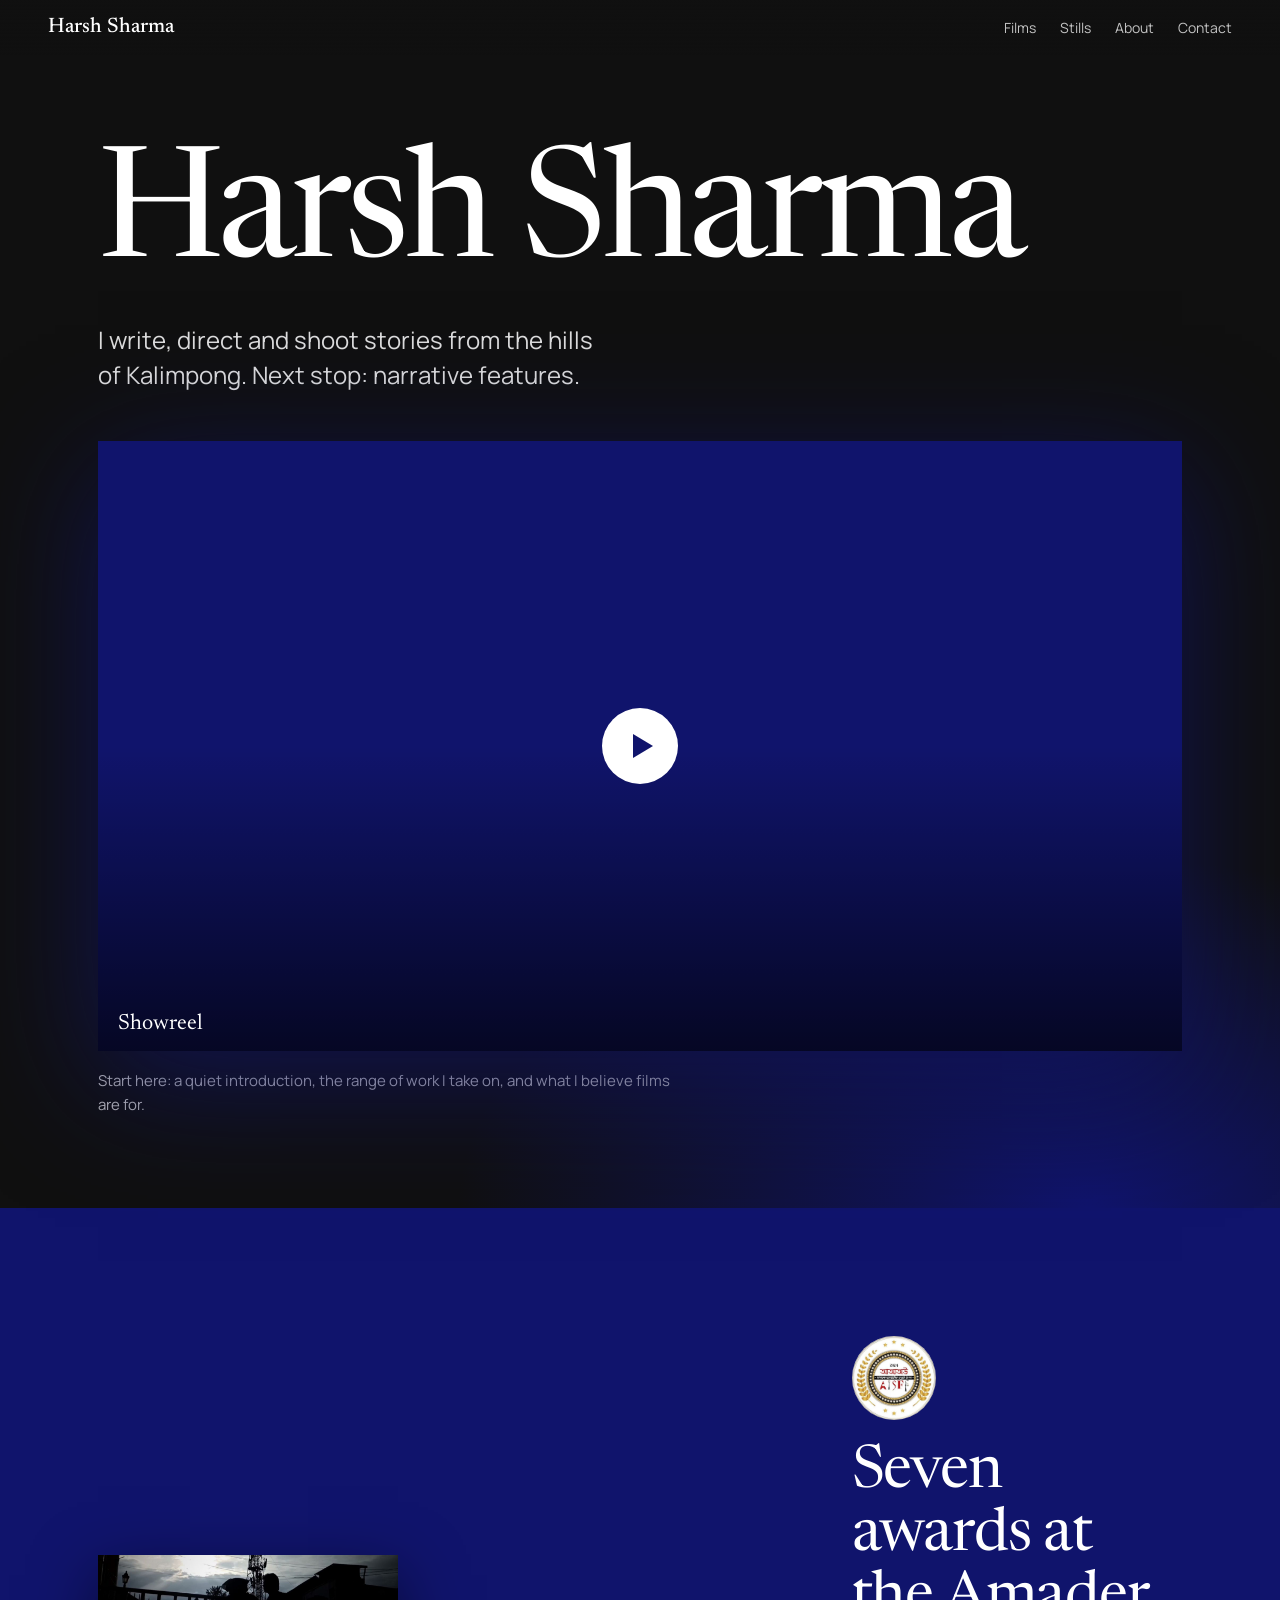
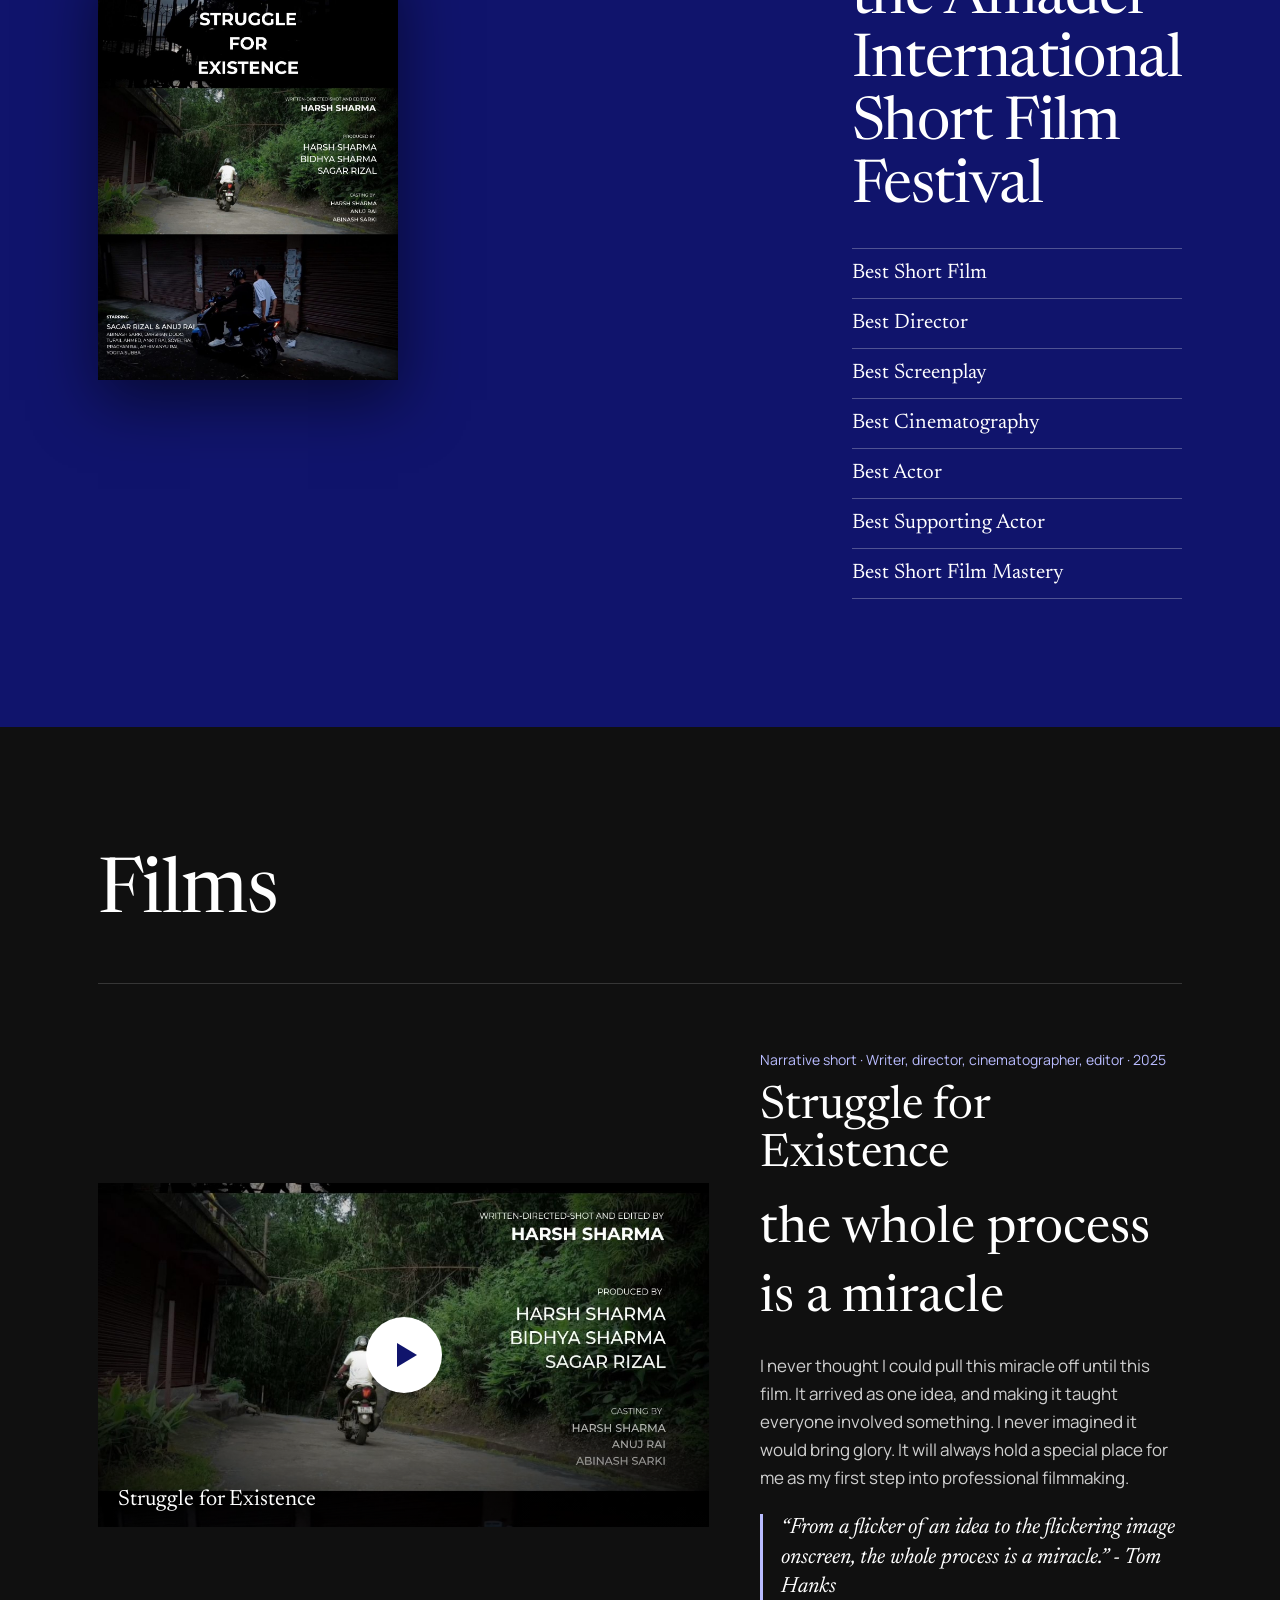
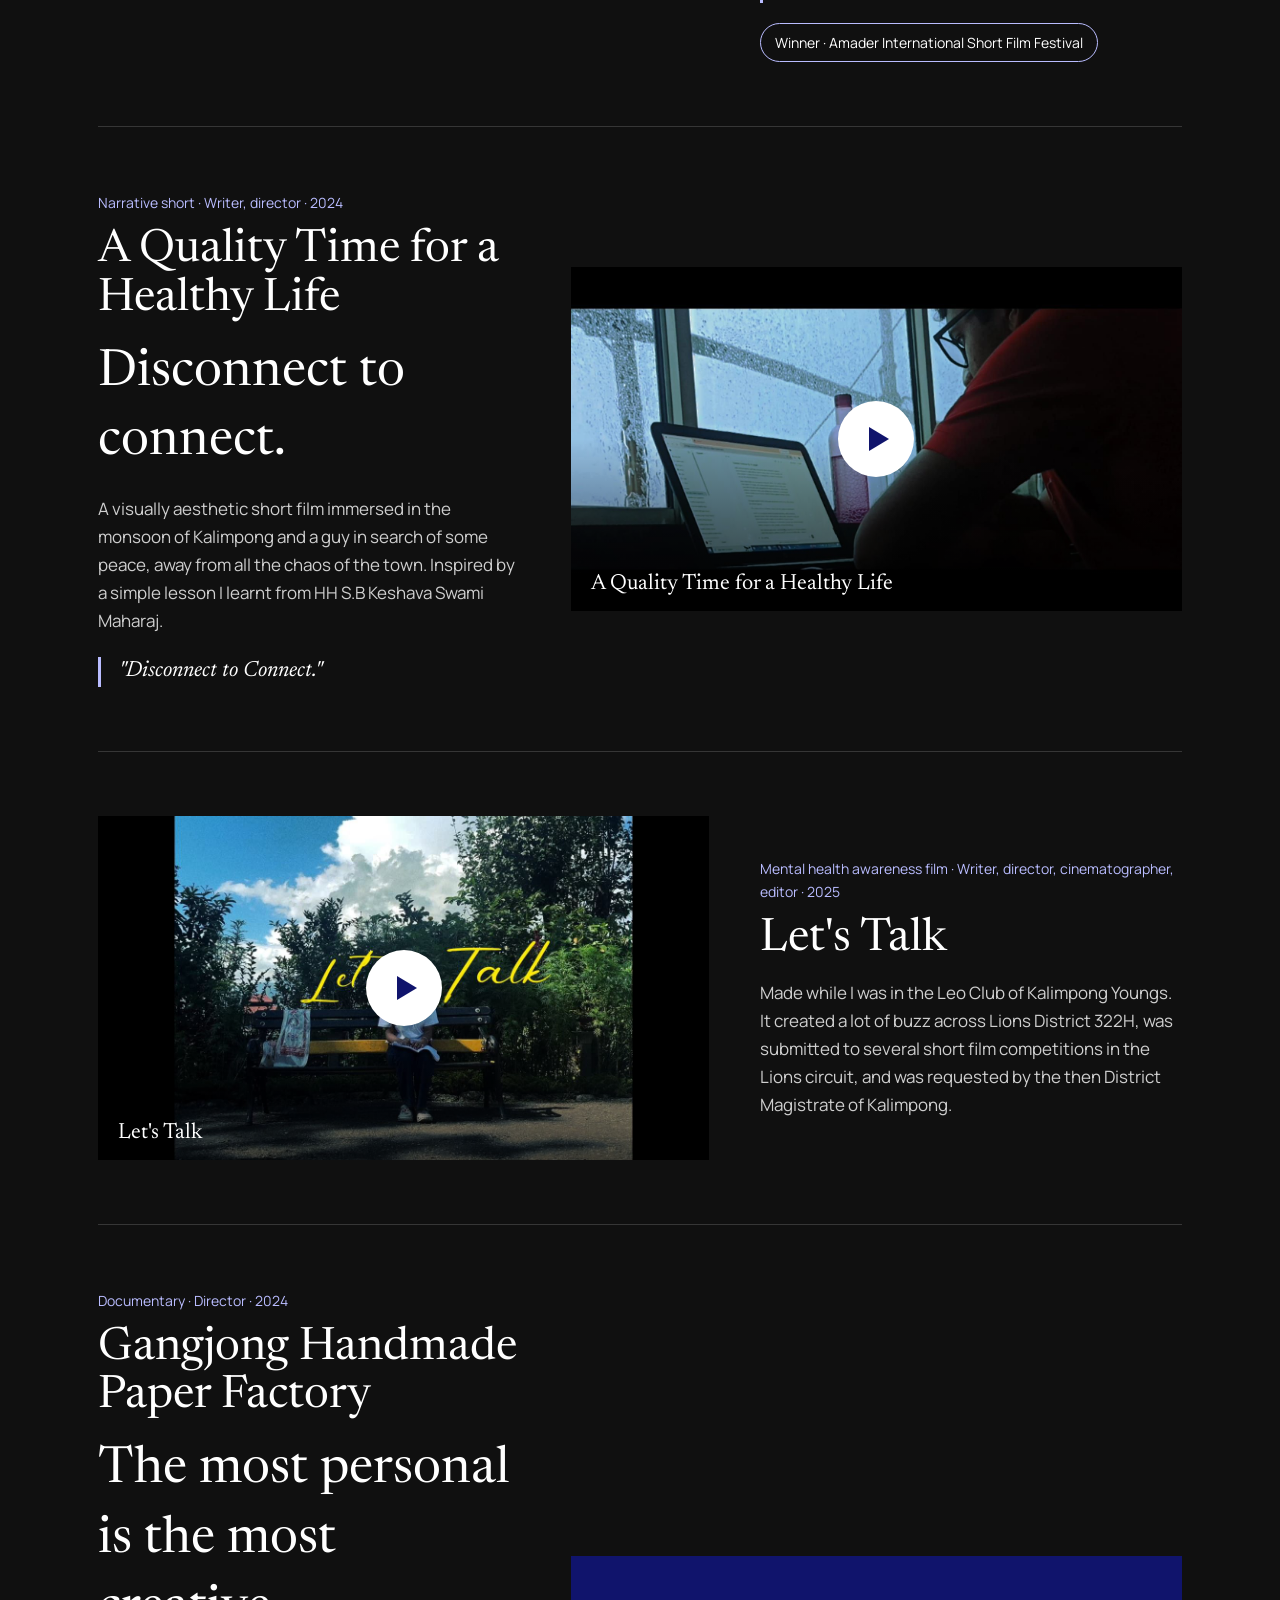
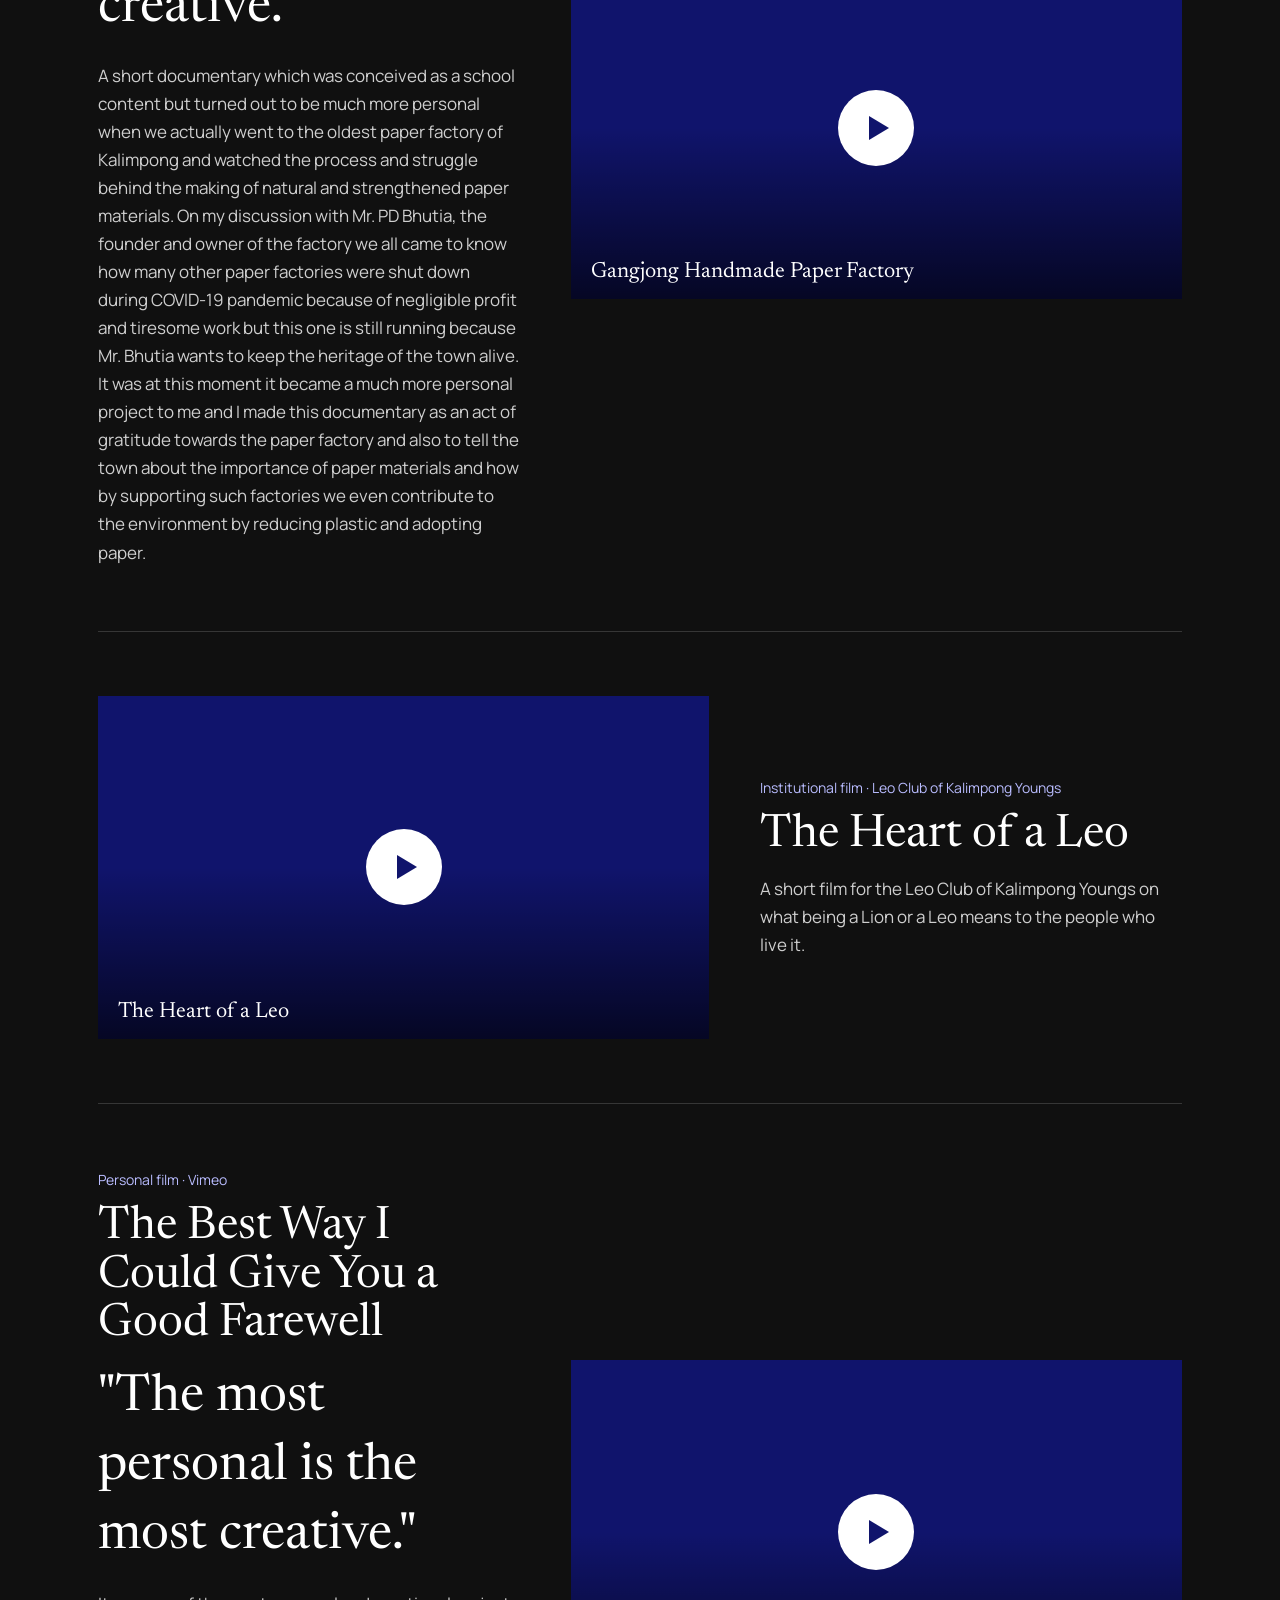
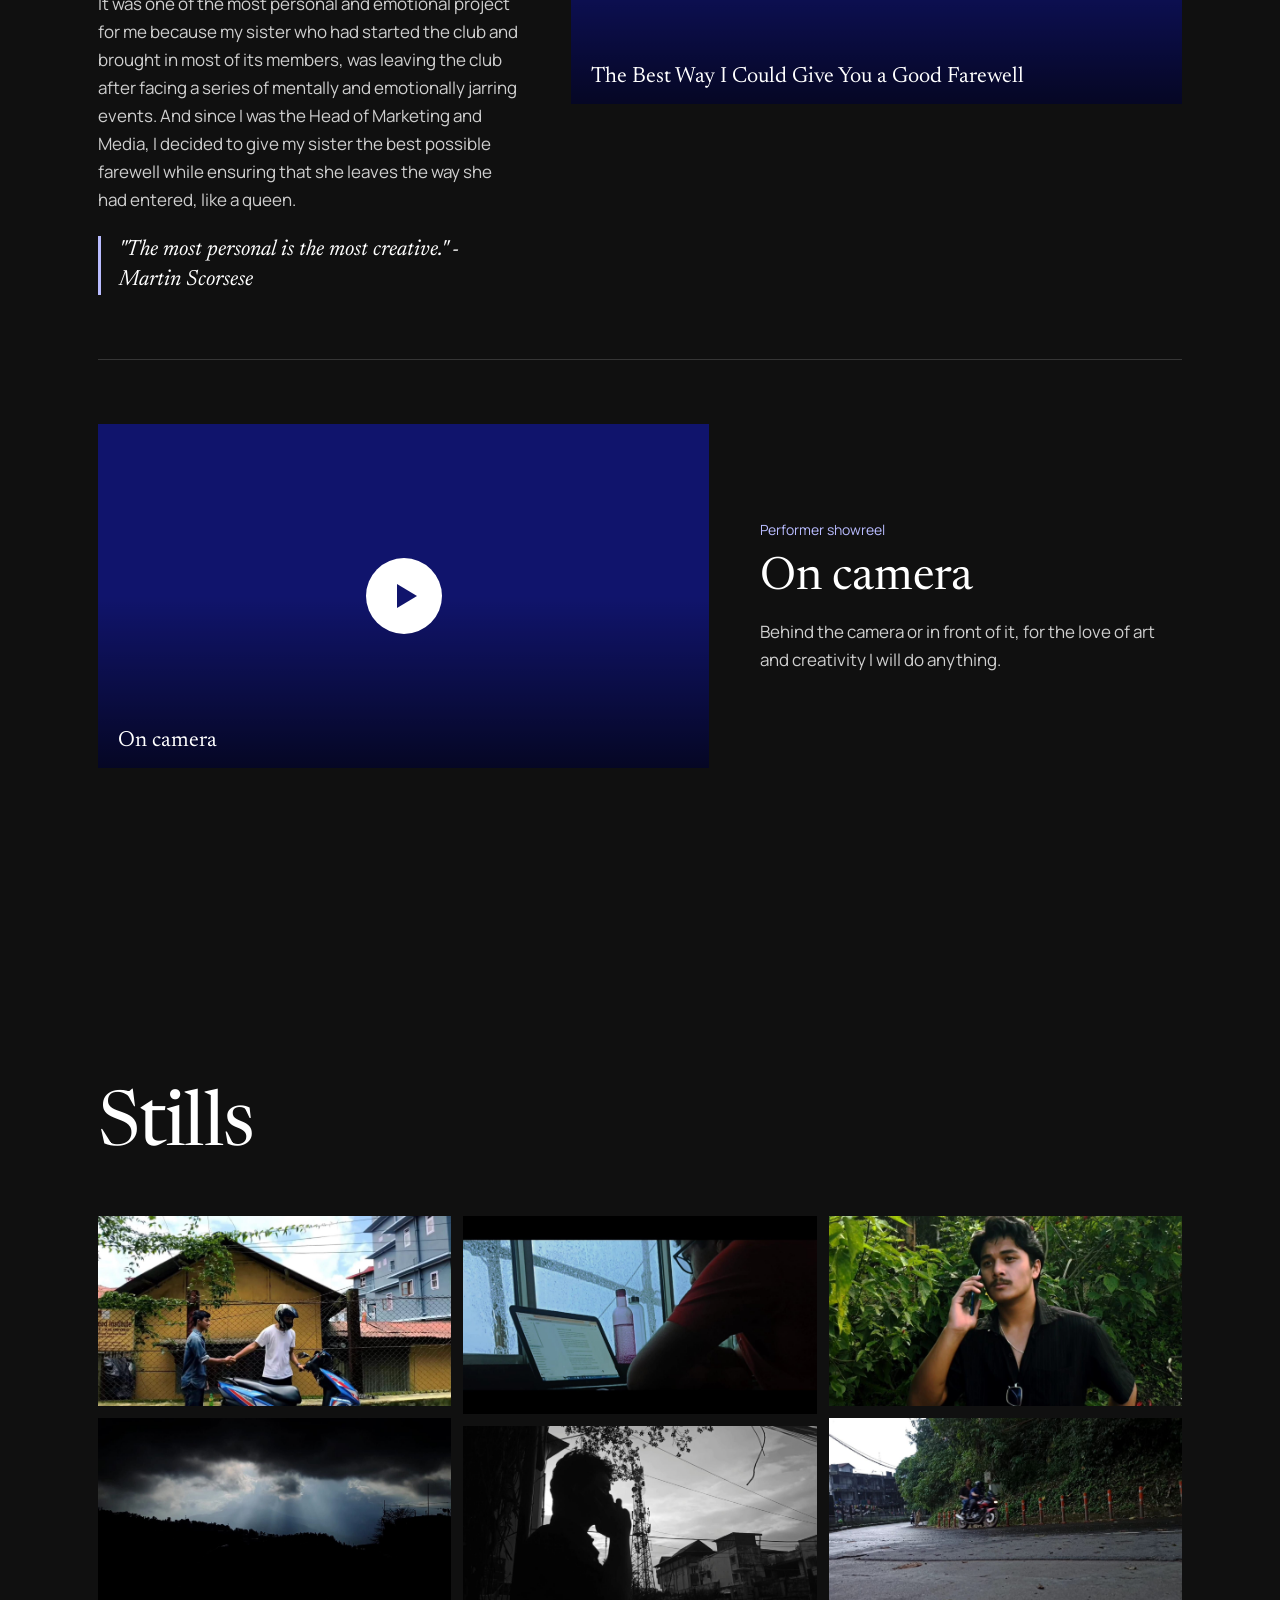
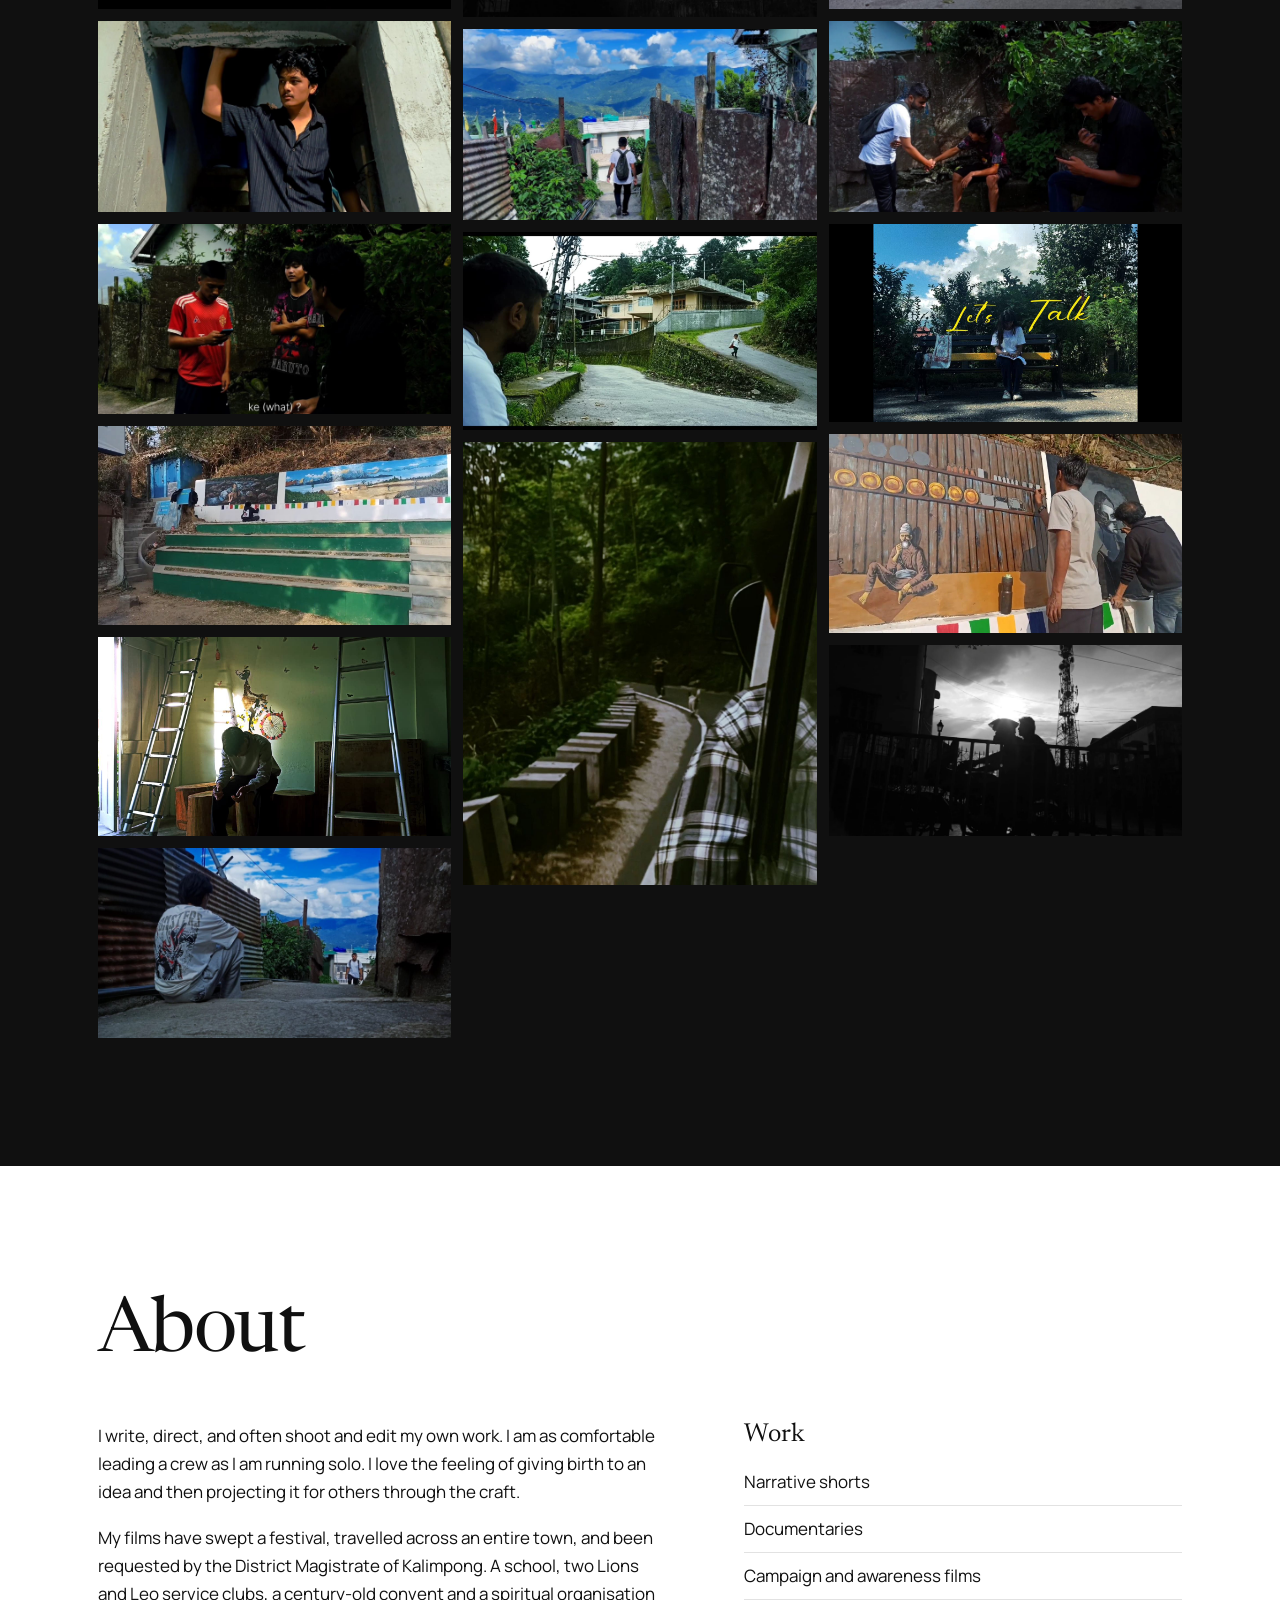
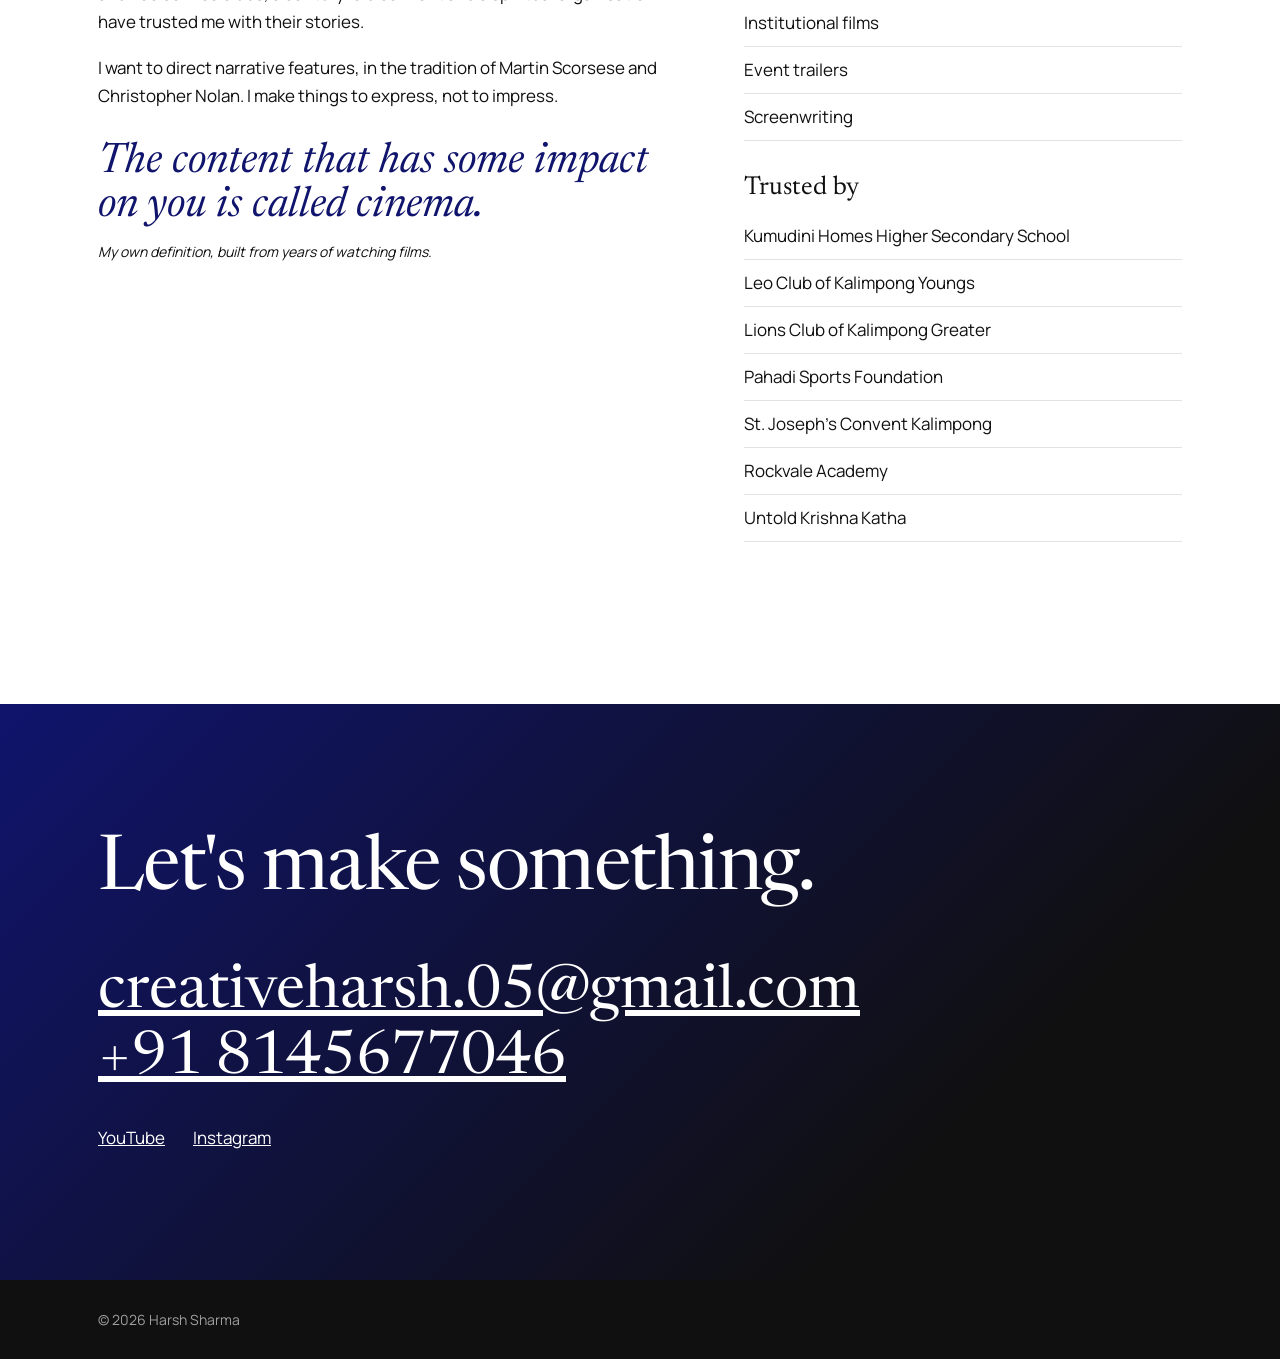
<file: index.html>
<!doctype html>
<html lang="en">
<head>
<meta charset="utf-8">
<meta name="viewport" content="width=device-width,initial-scale=1">
<title>Harsh Sharma — Filmmaker</title>
<meta name="description" content="Harsh Sharma is a filmmaker from Kalimpong who writes, directs and shoots narrative shorts, documentaries and campaign films, building toward narrative features.">
<meta property="og:title" content="Harsh Sharma — Filmmaker">
<meta property="og:description" content="Narrative shorts, documentaries and campaign films. Winner of seven awards at the Amader International Short Film Festival.">
<meta property="og:image" content="still-03.jpg">
<meta name="theme-color" content="#101010">
<link rel="preconnect" href="https://fonts.googleapis.com">
<link rel="preconnect" href="https://fonts.gstatic.com" crossorigin>
<link href="https://fonts.googleapis.com/css2?family=Manrope:wght@400;500;700&family=Newsreader:ital,opsz,wght@0,6..72,400;0,6..72,500;1,6..72,400&display=swap" rel="stylesheet">
<link rel="stylesheet" href="style.css">
</head>
<body>
<nav id="nav"></nav>
<header class="hero" id="hero"></header>
<section class="awards" id="awards"></section>
<section id="films"><div class="w"><h2>Films</h2><div id="film-list"></div></div></section>
<section id="stills"><div class="w"><h2>Stills</h2><div class="stills" id="still-list"></div></div></section>
<section class="about" id="about"><div class="w" id="about-c"></div></section>
<section class="contact" id="contact"><div class="w" id="contact-c"></div></section>
<footer><div class="w">© <span id="year"></span> <span id="foot-name"></span></div></footer>
<div id="lb" role="dialog" aria-label="Enlarged still"><img alt=""></div>
<script src="content.js"></script>
<script src="app.js"></script>
</body>
</html>
</file>
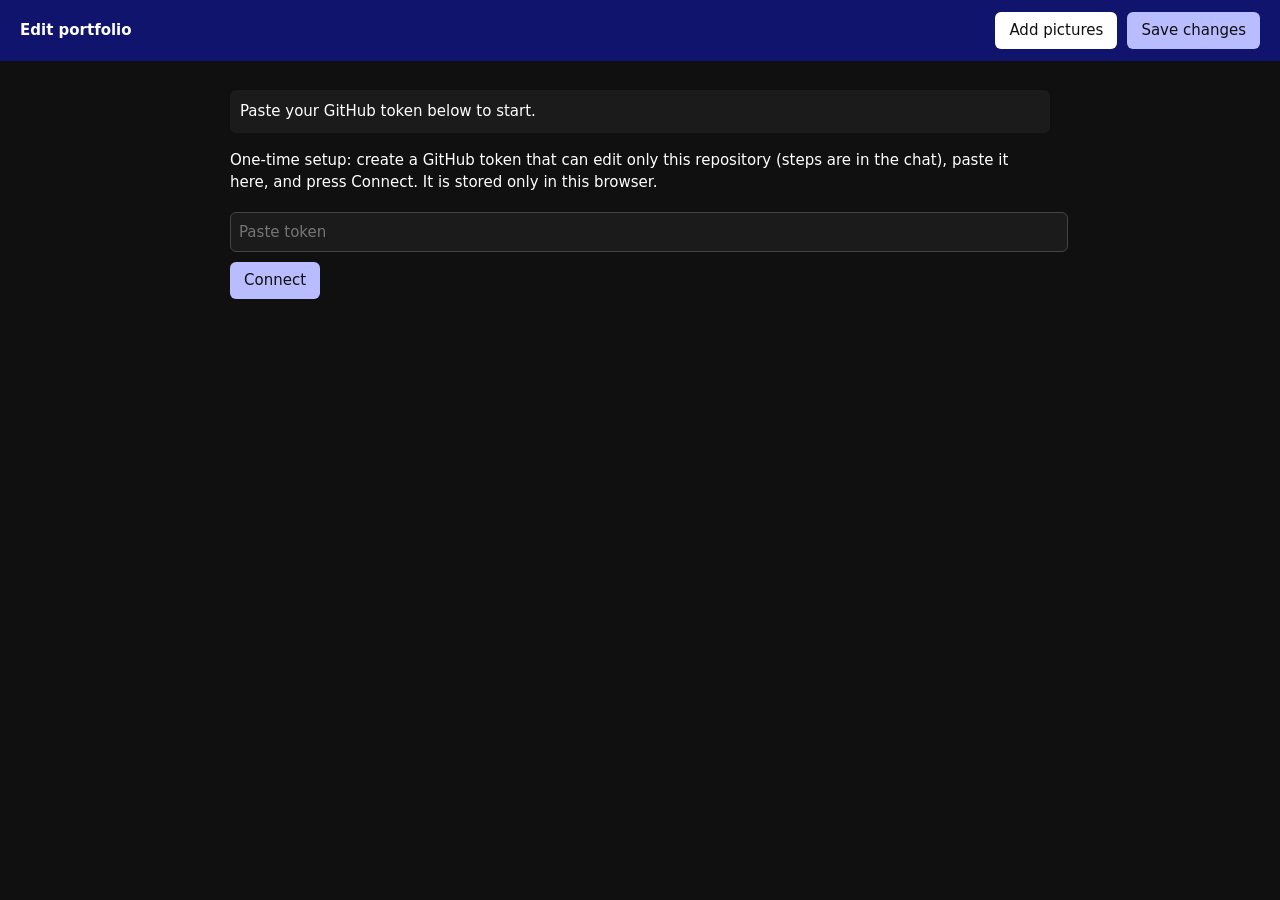
<file: admin.html>
<!doctype html>
<html lang="en">
<head>
<meta charset="utf-8">
<meta name="viewport" content="width=device-width,initial-scale=1">
<meta name="robots" content="noindex">
<title>Edit portfolio</title>
<style>
body{font:15px/1.5 system-ui,sans-serif;margin:0;background:#101010;color:#fff}
main{max-width:820px;margin:0 auto;padding:90px 20px 80px}
header{position:fixed;inset:0 0 auto;background:#10146C;padding:12px 20px;display:flex;gap:10px;align-items:center;z-index:5}
header b{flex:1}
button,.btn{font:inherit;padding:7px 14px;border:0;border-radius:6px;background:#fff;color:#101010;cursor:pointer}
.s{background:#B9BCFF}
input,textarea{width:100%;font:inherit;padding:8px;margin:3px 0 10px;border:1px solid #444;border-radius:6px;background:#1b1b1b;color:#fff}
textarea{min-height:90px}
label{font-size:13px;color:#B9BCFF}
.item{border:1px solid #333;border-radius:8px;padding:12px;margin:8px 0}
.bar{display:flex;gap:6px;align-items:center;margin-bottom:8px}
.bar span{flex:1;font-size:13px;color:#999}
h2{margin:36px 0 6px;font-size:22px}
.pv{width:90px;height:60px;object-fit:cover;border-radius:4px;margin-bottom:6px}
#msg{padding:10px;background:#1b1b1b;border-radius:6px;margin-bottom:16px}
</style>
</head>
<body>
<header><b>Edit portfolio</b><label class="btn">Add pictures<input id="up" type="file" accept="image/*" multiple hidden></label><button id="sv" class="s">Save changes</button></header>
<main>
<div id="msg">Loading…</div>
<div id="tk" hidden>
<p>One-time setup: create a GitHub token that can edit only this repository (steps are in the chat), paste it here, and press Connect. It is stored only in this browser.</p>
<input id="t" type="password" placeholder="Paste token"><button id="go" class="s">Connect</button>
</div>
<div id="ed"></div>
</main>
<script>
const R = "harsharma05/harshsharmaportfolio", B = "main";
const A = p => `https://api.github.com/repos/${R}/contents/${p}`, $ = s => document.querySelector(s);
const HEAD = "/* Edited with admin.html. You can also edit this file by hand on GitHub. */\n";
let S, sha, tok = localStorage.getItem("gh") || "", prev = {};
const H = () => ({ Authorization: "Bearer " + tok, Accept: "application/vnd.github+json" });
const msg = t => $("#msg").textContent = t;
const b64 = s => btoa(unescape(encodeURIComponent(s)));
const el = (t, c, x) => { const e = document.createElement(t); if (c) e.className = c; if (x != null) e.textContent = x; return e; };
const blank = o => JSON.parse(JSON.stringify(o), (k, v) => k === "hidden" ? false : typeof v === "string" && k !== "type" ? "" : v);

async function load() {
  if (!tok) { msg("Paste your GitHub token below to start."); $("#tk").hidden = false; return; }
  const r = await fetch(A("content.js") + "?ref=" + B, { headers: H() });
  if (!r.ok) { msg("Could not load (error " + r.status + "). Check the token and try again."); $("#tk").hidden = false; return; }
  const j = await r.json(); sha = j.sha;
  const w = {}; new Function("window", decodeURIComponent(escape(atob(j.content.replace(/\s/g, "")))))(w);
  S = w.SITE; S.awards.poster ??= ""; S.contact.phone ??= "";
  S.films.forEach(f => { f.video.poster = f.video.poster || ""; });
  $("#tk").hidden = true; msg("Loaded. Edit, then press Save changes."); draw();
}

function draw() {
  const ed = $("#ed"); ed.innerHTML = "";
  for (const k in S) { if (k === "nav") continue; ed.append(el("h2", 0, k[0].toUpperCase() + k.slice(1)), build(S, k)); }
}

function build(o, k) {
  const v = o[k], d = el("div");
  if (Array.isArray(v)) {
    d.append(el("label", 0, k));
    const keys = [...new Set(v.flatMap(x => x && typeof x === "object" ? Object.keys(x) : []))].filter(x => x !== "hidden");
    v.forEach((it, n) => {
      const row = el("div", "item"), bar = el("div", "bar");
      bar.append(el("span", 0, "#" + (n + 1)));
      if (it && typeof it === "object") {
        const c = el("input"); c.type = "checkbox"; c.style.width = "auto"; c.style.margin = "0"; c.checked = !!it.hidden; c.onchange = () => { it.hidden = c.checked; };
        bar.append(c, el("label", 0, "hide"));
      }
      [["↑", -1], ["↓", 1]].forEach(([t, dl]) => {
        const b = el("button", 0, t);
        b.onclick = () => { const m = n + dl; if (m < 0 || m >= v.length) return; v.splice(m, 0, v.splice(n, 1)[0]); draw(); };
        bar.append(b);
      });
      const x = el("button", 0, "✕");
      x.onclick = () => { if (confirm("Delete this item?")) { v.splice(n, 1); draw(); } };
      bar.append(x); row.append(bar);
      if (typeof it === "string") {
        if (k === "stills") { const im = el("img", "pv"); im.src = prev[it] || it; row.append(im); }
        row.append(build(v, n));
      } else keys.forEach(kk => row.append(build(it, kk)));
      d.append(row);
    });
    const a = el("button", 0, "+ Add");
    a.onclick = () => { v.push(v.length && typeof v[0] === "object" ? blank(v[v.length - 1]) : ""); draw(); };
    d.append(a);
  } else if (v && typeof v === "object") {
    d.append(el("label", 0, k)); for (const kk in v) d.append(build(v, kk));
  } else {
    d.append(el("label", 0, typeof k === "number" ? "" : (LB[k] || k)));
    const i = el(typeof v === "string" && (v.length > 80 || ["text", "tagline", "note"].includes(k)) ? "textarea" : "input"); i.value = v == null ? "" : v;
    i.oninput = () => { o[k] = i.value; }; d.append(i); if (k === "poster" || k === "logo") d.append(picker(o, k));
  }
  return d;
}

const LB = { meta: "line under title", text: "description (blank line = new paragraph)", poster: "poster picture", logo: "logo picture", phone: "phone number (optional)", highlight: "big highlight line", quote: "quote", badge: "tag", id: "video id", type: "video site (youtube or vimeo)", paras: "about text", cite: "under the quote", tagline: "tagline", note: "line under showreel" };
const shrink = f => new Promise(res => {
  const i = new Image();
  i.onload = () => {
    const s = Math.min(1, 1600 / Math.max(i.width, i.height)), c = document.createElement("canvas");
    c.width = i.width * s; c.height = i.height * s; c.getContext("2d").drawImage(i, 0, 0, c.width, c.height);
    res(c.toDataURL("image/jpeg", .8).split(",")[1]);
  };
  i.src = URL.createObjectURL(f);
});

const picker = (o, k) => {
  const w = el("div"), f = el("input"); f.type = "file"; f.accept = "image/*";
  if (o[k]) { const im = el("img", "pv"); im.src = prev[o[k]] || o[k]; w.append(im, el("br")); }
  f.onchange = async () => {
    const file = f.files[0]; if (!file) return;
    const data = await shrink(file), name = file.name.replace(/\.[^.]+$/, "").toLowerCase().replace(/[^a-z0-9]+/g, "-").slice(0, 30) + "-" + Date.now().toString(36) + ".jpg";
    const r = await fetch(A(name), { method: "PUT", headers: H(), body: JSON.stringify({ message: "Add " + name, content: data, branch: B }) });
    if (!r.ok) return msg("Upload failed (error " + r.status + ").");
    prev[name] = "data:image/jpeg;base64," + data; o[k] = name; draw(); msg("Picture uploaded. Press Save changes to use it on the page.");
  };
  w.append(f); return w;
};
$("#up").onchange = async e => {
  if (!S) return msg("Connect first.");
  for (const f of e.target.files) {
    const n = Math.max(0, ...S.stills.map(s => +((s.match(/(\d+)/) || [0, 0])[1]))) + 1;
    const name = "still-" + String(n).padStart(2, "0") + ".jpg", data = await shrink(f);
    const r = await fetch(A(name), { method: "PUT", headers: H(), body: JSON.stringify({ message: "Add " + name, content: data, branch: B }) });
    if (!r.ok) return msg("Upload failed (error " + r.status + ").");
    prev[name] = "data:image/jpeg;base64," + data; S.stills.push(name);
  }
  e.target.value = ""; draw(); msg("Pictures uploaded. Press Save changes to add them to the page.");
};

$("#sv").onclick = async () => {
  if (!S) return;
  const r = await fetch(A("content.js"), { method: "PUT", headers: H(), body: JSON.stringify({ message: "Update portfolio content", content: b64(HEAD + "window.SITE = " + JSON.stringify(S, null, 2) + ";\n"), sha, branch: B }) });
  if (r.ok) { sha = (await r.json()).content.sha; msg("Saved. Your site updates in about a minute."); }
  else msg("Save failed (error " + r.status + "). Reload this page and try again.");
};
$("#go").onclick = () => { tok = $("#t").value.trim(); localStorage.setItem("gh", tok); load(); };
load();
</script>
</body>
</html>
</file>
<file: style.css>
:root{--ink:#101010;--paper:#fff;--royal:#10146C;--tint:#B9BCFF;--line:rgba(255,255,255,.16);--serif:"Newsreader",Georgia,serif;--sans:"Manrope",system-ui,sans-serif}
*{box-sizing:border-box;margin:0;padding:0}
html{scroll-behavior:smooth}
body{background:var(--ink);color:#fff;font:400 17px/1.65 var(--sans);-webkit-font-smoothing:antialiased}
a{color:inherit}img{display:block;max-width:100%}
:focus-visible{outline:2px solid var(--tint);outline-offset:3px}
.w{max-width:1180px;margin:0 auto;padding:0 clamp(20px,4vw,48px)}
nav{position:fixed;inset:0 0 auto;z-index:20;display:flex;justify-content:space-between;align-items:center;padding:16px clamp(20px,4vw,48px);background:linear-gradient(#101010,#10101000)}
nav b{font:500 21px var(--serif)}
nav div{display:flex;gap:24px;font-size:14px}
nav a{text-decoration:none;opacity:.75}nav a:hover{opacity:1}
h1,h2,h3,blockquote{font-family:var(--serif);font-weight:400;line-height:1.05}
.hero{padding:140px 0 90px;background:radial-gradient(900px 500px at 85% 100%,var(--royal),transparent 70%)}
h1{font-size:clamp(56px,12vw,160px);letter-spacing:-.03em;animation:rise 1s both}
.tl{max-width:34ch;margin:22px 0 48px;font-size:clamp(19px,2.2vw,24px);color:#ddd;line-height:1.45}
.cap{margin-top:18px;max-width:64ch;font-size:15px;color:#bbb}
@keyframes rise{from{opacity:0;transform:translateY(24px)}}
.vid{position:relative;aspect-ratio:16/9;background:var(--royal) center/cover;cursor:pointer;overflow:hidden;width:100%}
.vid iframe{position:absolute;inset:0;width:100%;height:100%;border:0}
.vid::after{content:"";position:absolute;inset:0;background:linear-gradient(#0000 50%,#000a)}
.vid.on::after{display:none}
.play{position:absolute;z-index:1;left:50%;top:50%;translate:-50% -50%;width:76px;height:76px;border-radius:50%;background:#fff;display:grid;place-items:center}
.play::before{content:"";border-left:20px solid var(--royal);border-block:12px solid transparent;margin-left:6px}
.vid:hover .play{background:var(--tint)}
.vt{position:absolute;z-index:1;left:20px;bottom:16px;right:20px;font:400 22px var(--serif)}
.vid.on .play,.vid.on .vt{display:none}
.hero .vid{box-shadow:0 30px 120px #10146Cb0}
section{padding:clamp(70px,10vw,130px) 0}
h2{font-size:clamp(38px,6vw,76px);letter-spacing:-.02em;margin-bottom:48px}
.awards{background:var(--royal)}
.awards .g{display:grid;grid-template-columns:auto 1fr;gap:clamp(28px,6vw,80px);align-items:center}
.awards .al,.awards .as{border-radius:50%;background:#fff}.awards .al{width:200px}.awards .as{width:84px;margin-bottom:22px}.awards .ap{width:min(300px,100%);box-shadow:0 20px 60px #0008}
.awards h2{margin-bottom:28px;font-size:clamp(34px,5vw,60px)}
.awards ul{list-style:none;display:grid;grid-template-columns:repeat(auto-fit,minmax(230px,1fr));border-top:1px solid #fff4}
.awards li{padding:14px 0;border-bottom:1px solid #fff4;font:400 21px var(--serif)}
.film{display:grid;grid-template-columns:repeat(12,1fr);gap:clamp(24px,4vw,56px);align-items:center;padding:clamp(36px,5vw,64px) 0;border-top:1px solid var(--line)}
.film .vid{grid-column:span 7}.film .tx{grid-column:span 5}
.film:nth-child(even) .vid{order:2}
.meta{font-size:14px;color:var(--tint);margin-bottom:12px}
h3{font-size:clamp(30px,3.6vw,46px);margin-bottom:16px}
.tx p{color:#cfcfcf}
.tx blockquote{margin-top:22px;padding-left:18px;border-left:3px solid var(--tint);font-style:italic;font-size:22px;line-height:1.35}
.tx blockquote.big{font-size:clamp(34px,4vw,52px);border:0;padding:0;margin:0 0 18px;font-style:normal}
.tag{display:inline-block;margin-top:20px;padding:7px 14px;border:1px solid var(--tint);border-radius:99px;font-size:14px}
.stills{columns:3 280px;gap:12px}
.stills img{width:100%;margin-bottom:12px;cursor:zoom-in}
.about{background:var(--paper);color:var(--ink)}
.about .g{display:grid;grid-template-columns:1.3fr 1fr;gap:clamp(32px,6vw,90px)}
.about p{margin-bottom:18px;max-width:60ch}
.about blockquote{font-size:clamp(28px,3.4vw,42px);font-style:italic;color:var(--royal);margin:30px 0 8px}
.about cite{font-size:14px}
.about h3{font-size:26px;margin:0 0 10px}
.about ul{list-style:none;margin-bottom:34px}
.about li{padding:9px 0;border-bottom:1px solid #1010101f}
.contact{background:linear-gradient(135deg,var(--royal),var(--ink) 75%)}
.contact a.big{font:400 clamp(26px,5vw,60px)/1.1 var(--serif);word-break:break-all}
.contact .links{display:flex;gap:28px;margin-top:32px;flex-wrap:wrap}
footer{padding:28px 0;font-size:14px;opacity:.6}
#lb{position:fixed;inset:0;z-index:50;background:#000e;display:none;place-items:center;cursor:zoom-out}
#lb.on{display:grid}#lb img{max-height:92vh;max-width:94vw}
@media(max-width:820px){.film .vid,.film .tx{grid-column:1/-1}.film:nth-child(even) .vid{order:0}.awards .g,.about .g{grid-template-columns:1fr}.awards .al{width:130px}.awards .ap{width:200px}nav div{gap:14px}}
@media(prefers-reduced-motion:reduce){h1{animation:none}html{scroll-behavior:auto}}
</file>
